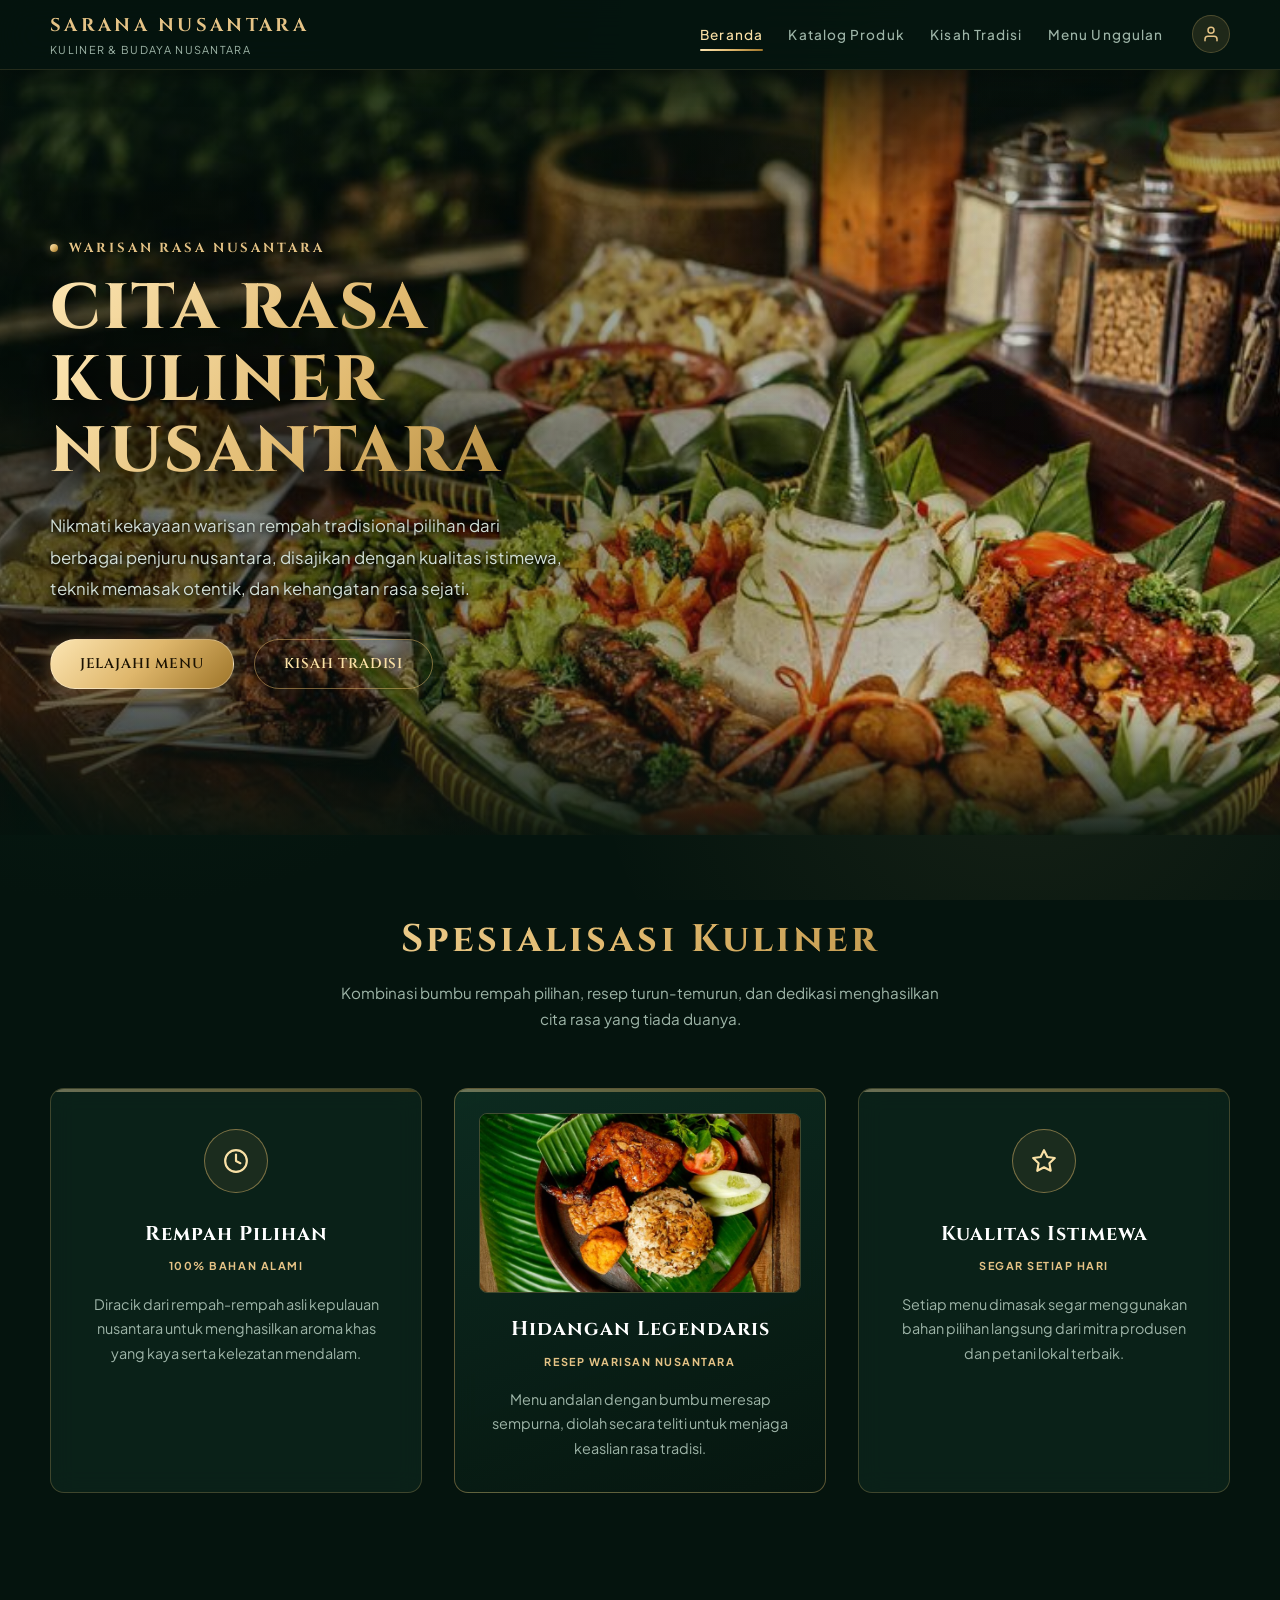
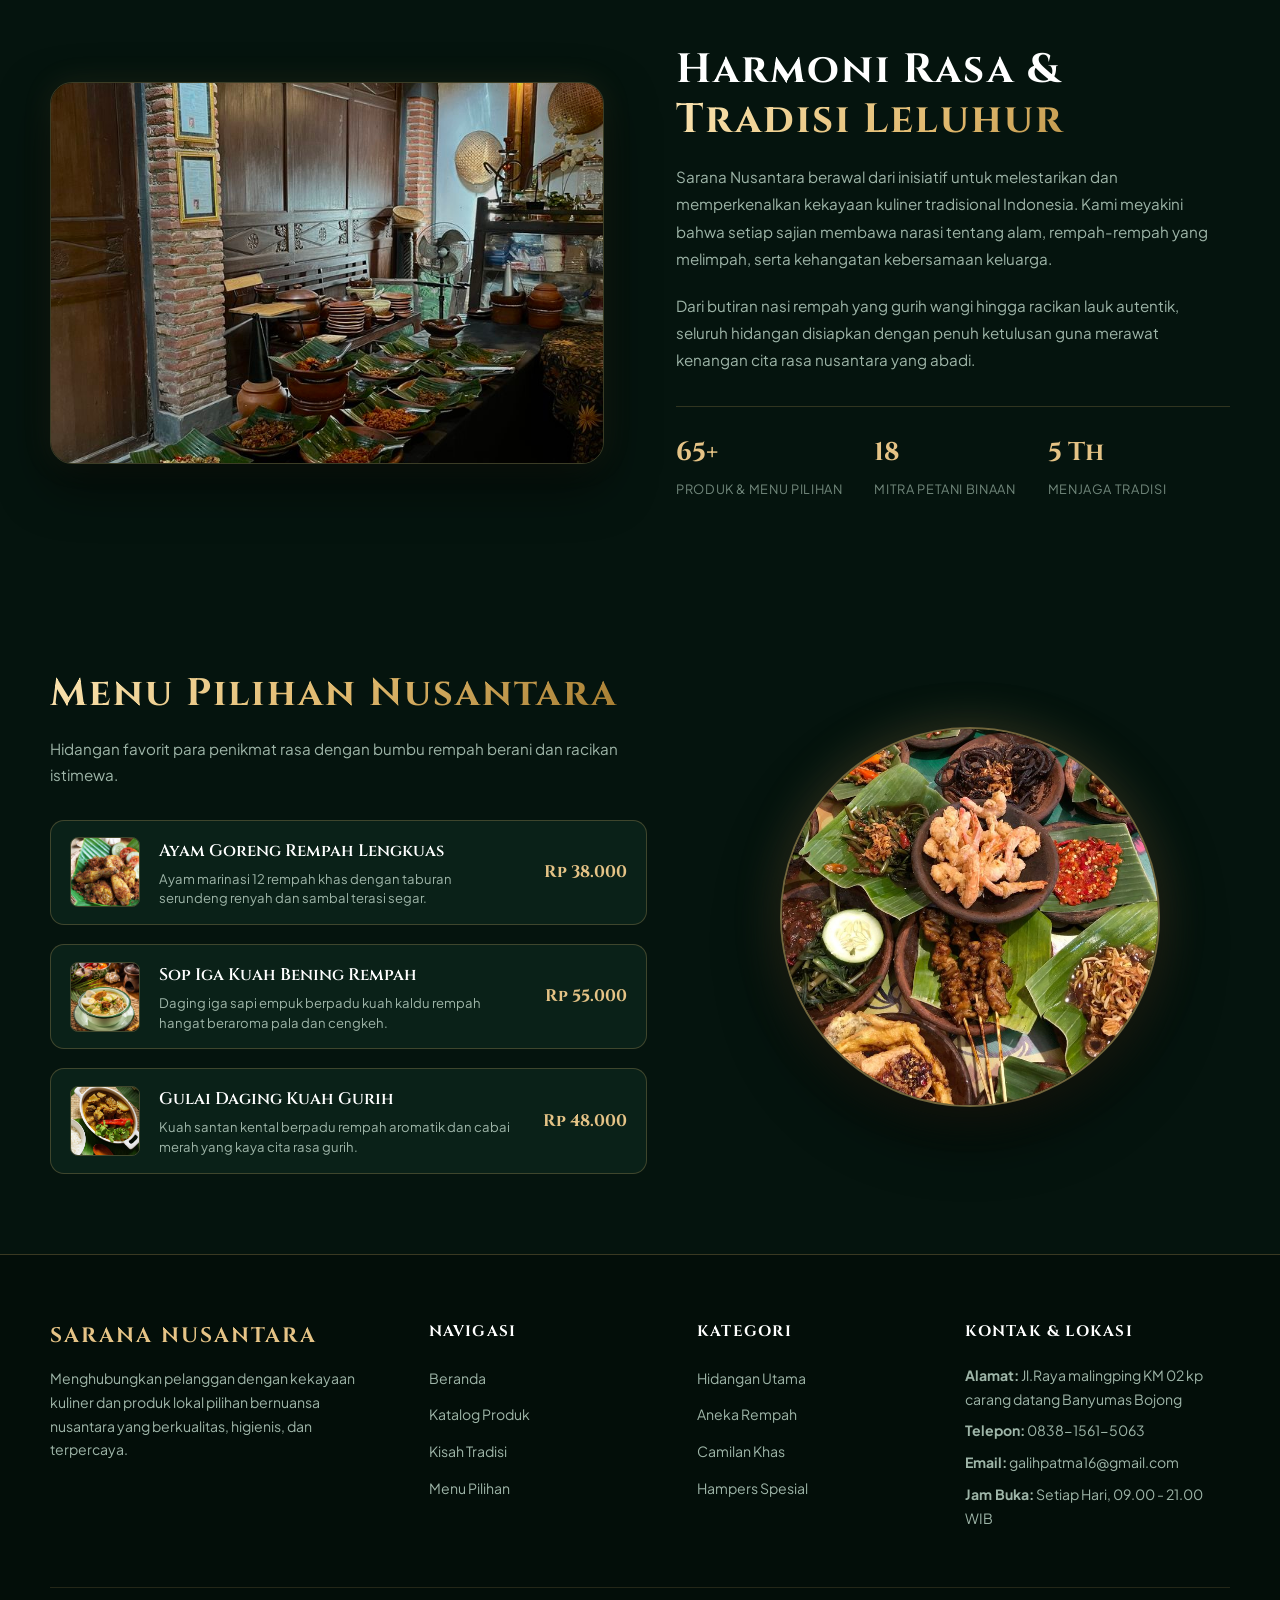
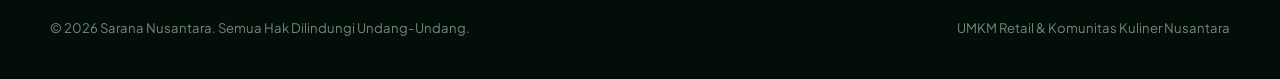
<file: index.html>
<!DOCTYPE html>
<html lang="id">
<head>
  <meta charset="UTF-8">
  <meta name="viewport" content="width=device-width, initial-scale=1.0">
  <title>Sarana Nusantara | Cita Rasa Kuliner Nusantara</title>
  <meta name="description" content="Sarana Nusantara - Menghadirkan sajian kuliner autentik nusantara dengan racikan bumbu rempah pilihan, cita rasa khas tanah air, dan dedikasi rasa istimewa.">
  <link rel="preconnect" href="https://fonts.googleapis.com">
  <link rel="preconnect" href="https://fonts.gstatic.com" crossorigin>
  <link href="https://fonts.googleapis.com/css2?family=Cinzel:wght@500;600;700;800;900&family=Playfair+Display:ital,wght@0,500;0,600;0,700;1,400&family=Plus+Jakarta+Sans:wght@300;400;500;600;700&display=swap" rel="stylesheet">
  <link rel="stylesheet" href="style.css">
</head>
<body>

  <!-- SITE HEADER / NAVBAR -->
  <header class="site-header">
    <div class="container">
      <div class="topbar">
        <!-- Brand Title -->
        <a class="brand-text" href="index.html">
          <span class="brand-title">Sarana Nusantara</span>
          <span class="brand-sub">Kuliner & Budaya Nusantara</span>
        </a>

        <!-- Right Navigation & Profile Button -->
        <div class="nav-wrapper">
          <nav class="site-nav" aria-label="Navigasi Utama">
            <a class="active" href="index.html">Beranda</a>
            <a href="produk.html">Katalog Produk</a>
            <a href="#cerita">Kisah Tradisi</a>
            <a href="#menu">Menu Unggulan</a>
          </nav>

          <a class="profile-btn" href="produk.html" title="Lihat Menu / Profil">
            <svg width="18" height="18" viewBox="0 0 24 24" fill="none" stroke="currentColor" stroke-width="2" stroke-linecap="round" stroke-linejoin="round">
              <path d="M20 21v-2a4 4 0 0 0-4-4H8a4 4 0 0 0-4 4v2"></path>
              <circle cx="12" cy="7" r="4"></circle>
            </svg>
          </a>
        </div>
      </div>
    </div>
  </header>

  <main>
    <!-- HERO SECTION (FULL-WIDTH BANNER WITH OVERLAID CONTENT) -->
    <section class="hero hero-banner">
      <div class="hero-banner-bg">
        <img src="hero.jpg" alt="Cita Rasa Kuliner Nusantara" class="hero-banner-img">
        <div class="hero-banner-overlay"></div>
      </div>

      <div class="container hero-banner-content">
        <div class="hero-copy">
          <span class="hero-tag">Warisan Rasa Nusantara</span>
          <h1 class="hero-title">
            Cita Rasa
            <span>Kuliner Nusantara</span>
          </h1>
          <p class="hero-desc">
            Nikmati kekayaan warisan rempah tradisional pilihan dari berbagai penjuru nusantara, 
            disajikan dengan kualitas istimewa, teknik memasak otentik, dan kehangatan rasa sejati.
          </p>
          <div class="hero-actions">
            <a class="btn btn-gold" href="produk.html">Jelajahi Menu</a>
            <a class="btn btn-outline-gold" href="#cerita">Kisah Tradisi</a>
          </div>
        </div>
      </div>
    </section>

    <!-- TRIO FEATURE CARDS SECTION -->
    <section class="section-cards" id="spesialisasi">
      <div class="container">
        <div class="section-heading-center">
          <h2 class="section-title-gold">Spesialisasi Kuliner</h2>
          <p class="section-subtitle">
            Kombinasi bumbu rempah pilihan, resep turun-temurun, dan dedikasi menghasilkan cita rasa yang tiada duanya.
          </p>
        </div>

        <div class="trio-grid">
          <!-- Card 1 -->
          <article class="trio-card">
            <div class="card-icon-circle">
              <svg width="26" height="26" viewBox="0 0 24 24" fill="none" stroke="currentColor" stroke-width="2" stroke-linecap="round" stroke-linejoin="round">
                <path d="M12 2a10 10 0 0 1 10 10 10 10 0 0 1-10 10A10 10 0 0 1 2 12 10 10 0 0 1 12 2z"></path>
                <path d="M12 6v6l4 2"></path>
              </svg>
            </div>
            <h3 class="card-title">Rempah Pilihan</h3>
            <span class="card-badge">100% Bahan Alami</span>
            <p class="card-desc">
              Diracik dari rempah-rempah asli kepulauan nusantara untuk menghasilkan aroma khas yang kaya serta kelezatan mendalam.
            </p>
          </article>

          <!-- Card 2 (Center Featured Card with Image) -->
          <article class="trio-card center-featured">
            <div class="center-dish-img">
              <img src="card-food.jpg" alt="Hidangan Utama Khas Nusantara">
            </div>
            <h3 class="card-title">Hidangan Legendaris</h3>
            <span class="card-badge">Resep Warisan Nusantara</span>
            <p class="card-desc">
              Menu andalan dengan bumbu meresap sempurna, diolah secara teliti untuk menjaga keaslian rasa tradisi.
            </p>
          </article>

          <!-- Card 3 -->
          <article class="trio-card">
            <div class="card-icon-circle">
              <svg width="26" height="26" viewBox="0 0 24 24" fill="none" stroke="currentColor" stroke-width="2" stroke-linecap="round" stroke-linejoin="round">
                <polygon points="12 2 15.09 8.26 22 9.27 17 14.14 18.18 21.02 12 17.77 5.82 21.02 7 14.14 2 9.27 8.91 8.26 12 2"></polygon>
              </svg>
            </div>
            <h3 class="card-title">Kualitas Istimewa</h3>
            <span class="card-badge">Segar Setiap Hari</span>
            <p class="card-desc">
              Setiap menu dimasak segar menggunakan bahan pilihan langsung dari mitra produsen dan petani lokal terbaik.
            </p>
          </article>
        </div>
      </div>
    </section>

    <!-- STORY / HERITAGE SECTION (Rice Dish Left, Text Right) -->
    <section class="section-story" id="cerita">
      <div class="container">
        <div class="story-grid">
          <div class="story-media">
            <div class="story-media-frame">
              <img src="rice-dish.jpg" alt="Sajian Nasi Rempah Tradisional">
              <div class="story-corner-ornament ornament-tl"></div>
              <div class="story-corner-ornament ornament-br"></div>
            </div>
          </div>

          <div class="story-content">
            <h2>
              Harmoni Rasa &amp;
              <span>Tradisi Leluhur</span>
            </h2>
            <p>
              Sarana Nusantara berawal dari inisiatif untuk melestarikan dan memperkenalkan kekayaan 
              kuliner tradisional Indonesia. Kami meyakini bahwa setiap sajian membawa narasi tentang 
              alam, rempah-rempah yang melimpah, serta kehangatan kebersamaan keluarga.
            </p>
            <p>
              Dari butiran nasi rempah yang gurih wangi hingga racikan lauk autentik, seluruh hidangan 
              disiapkan dengan penuh ketulusan guna merawat kenangan cita rasa nusantara yang abadi.
            </p>

            <div class="story-stats">
              <div class="stat-item">
                <strong>65+</strong>
                <span>Produk &amp; Menu Pilihan</span>
              </div>
              <div class="stat-item">
                <strong>18</strong>
                <span>Mitra Petani Binaan</span>
              </div>
              <div class="stat-item">
                <strong>5 Th</strong>
                <span>Menjaga Tradisi</span>
              </div>
            </div>
          </div>
        </div>
      </div>
    </section>

    <!-- SIGNATURE MENU SECTION (List Left, Pan Image Right) -->
    <section class="section-menu" id="menu">
      <div class="container">
        <div class="menu-grid">
          <!-- Left: Menu List -->
          <div>
            <div class="menu-header-block">
              <h2>Menu Pilihan Nusantara</h2>
              <p>Hidangan favorit para penikmat rasa dengan bumbu rempah berani dan racikan istimewa.</p>
            </div>

            <div class="menu-list">
              <!-- Menu Item 1 -->
              <article class="menu-item-card">
                <div class="menu-item-thumb">
                  <img src="thumb-1.jpg" alt="Ayam Goreng Rempah Lengkuas">
                </div>
                <div class="menu-item-info">
                  <h4>Ayam Goreng Rempah Lengkuas</h4>
                  <p>Ayam marinasi 12 rempah khas dengan taburan serundeng renyah dan sambal terasi segar.</p>
                </div>
                <span class="menu-item-price">Rp 38.000</span>
              </article>

              <!-- Menu Item 2 -->
              <article class="menu-item-card">
                <div class="menu-item-thumb">
                  <img src="thumb-2.jpg" alt="Sop Iga Kuah Bening Rempah">
                </div>
                <div class="menu-item-info">
                  <h4>Sop Iga Kuah Bening Rempah</h4>
                  <p>Daging iga sapi empuk berpadu kuah kaldu rempah hangat beraroma pala dan cengkeh.</p>
                </div>
                <span class="menu-item-price">Rp 55.000</span>
              </article>

              <!-- Menu Item 3 -->
              <article class="menu-item-card">
                <div class="menu-item-thumb">
                  <img src="thumb-3.jpg" alt="Gulai Daging Kuah Santan Kental">
                </div>
                <div class="menu-item-info">
                  <h4>Gulai Daging Kuah Gurih</h4>
                  <p>Kuah santan kental berpadu rempah aromatik dan cabai merah yang kaya cita rasa gurih.</p>
                </div>
                <span class="menu-item-price">Rp 48.000</span>
              </article>
            </div>
          </div>

          <!-- Right: Circular Curry Pan Frame -->
          <div class="menu-pan-visual">
            <div class="hero-glow"></div>
            <div class="menu-pan-frame">
              <img src="curry-dish.jpg" alt="Gulai Kari Kaya Rempah Khas Nusantara">
            </div>
          </div>
        </div>
      </div>
    </section>
  </main>

  <!-- FOOTER -->
  <footer class="site-footer">
    <div class="container">
      <div class="footer-grid">
        <div class="footer-brand">
          <h3>Sarana Nusantara</h3>
          <p>
            Menghubungkan pelanggan dengan kekayaan kuliner dan produk lokal pilihan bernuansa nusantara yang berkualitas, higienis, dan terpercaya.
          </p>
        </div>

        <div class="footer-col">
          <h4>Navigasi</h4>
          <ul>
            <li><a href="index.html">Beranda</a></li>
            <li><a href="produk.html">Katalog Produk</a></li>
            <li><a href="#cerita">Kisah Tradisi</a></li>
            <li><a href="#menu">Menu Pilihan</a></li>
          </ul>
        </div>

        <div class="footer-col">
          <h4>Kategori</h4>
          <ul>
            <li><a href="produk.html">Hidangan Utama</a></li>
            <li><a href="produk.html">Aneka Rempah</a></li>
            <li><a href="produk.html">Camilan Khas</a></li>
            <li><a href="produk.html">Hampers Spesial</a></li>
          </ul>
        </div>

        <div class="footer-col footer-contact">
          <h4>Kontak &amp; Lokasi</h4>
          <p><strong>Alamat:</strong> Jl.Raya malingping KM 02 kp carang datang Banyumas Bojong</p>
          <p><strong>Telepon:</strong> 0838-1561-5063</p>
          <p><strong>Email:</strong> galihpatma16@gmail.com</p>
          <p><strong>Jam Buka:</strong> Setiap Hari, 09.00 - 21.00 WIB</p>
        </div>
      </div>

      <div class="footer-bottom">
        <p>&copy; 2026 Sarana Nusantara. Semua Hak Dilindungi Undang-Undang.</p>
        <p>UMKM Retail &amp; Komunitas Kuliner Nusantara</p>
      </div>
    </div>
  </footer>

</body>
</html>
</file>
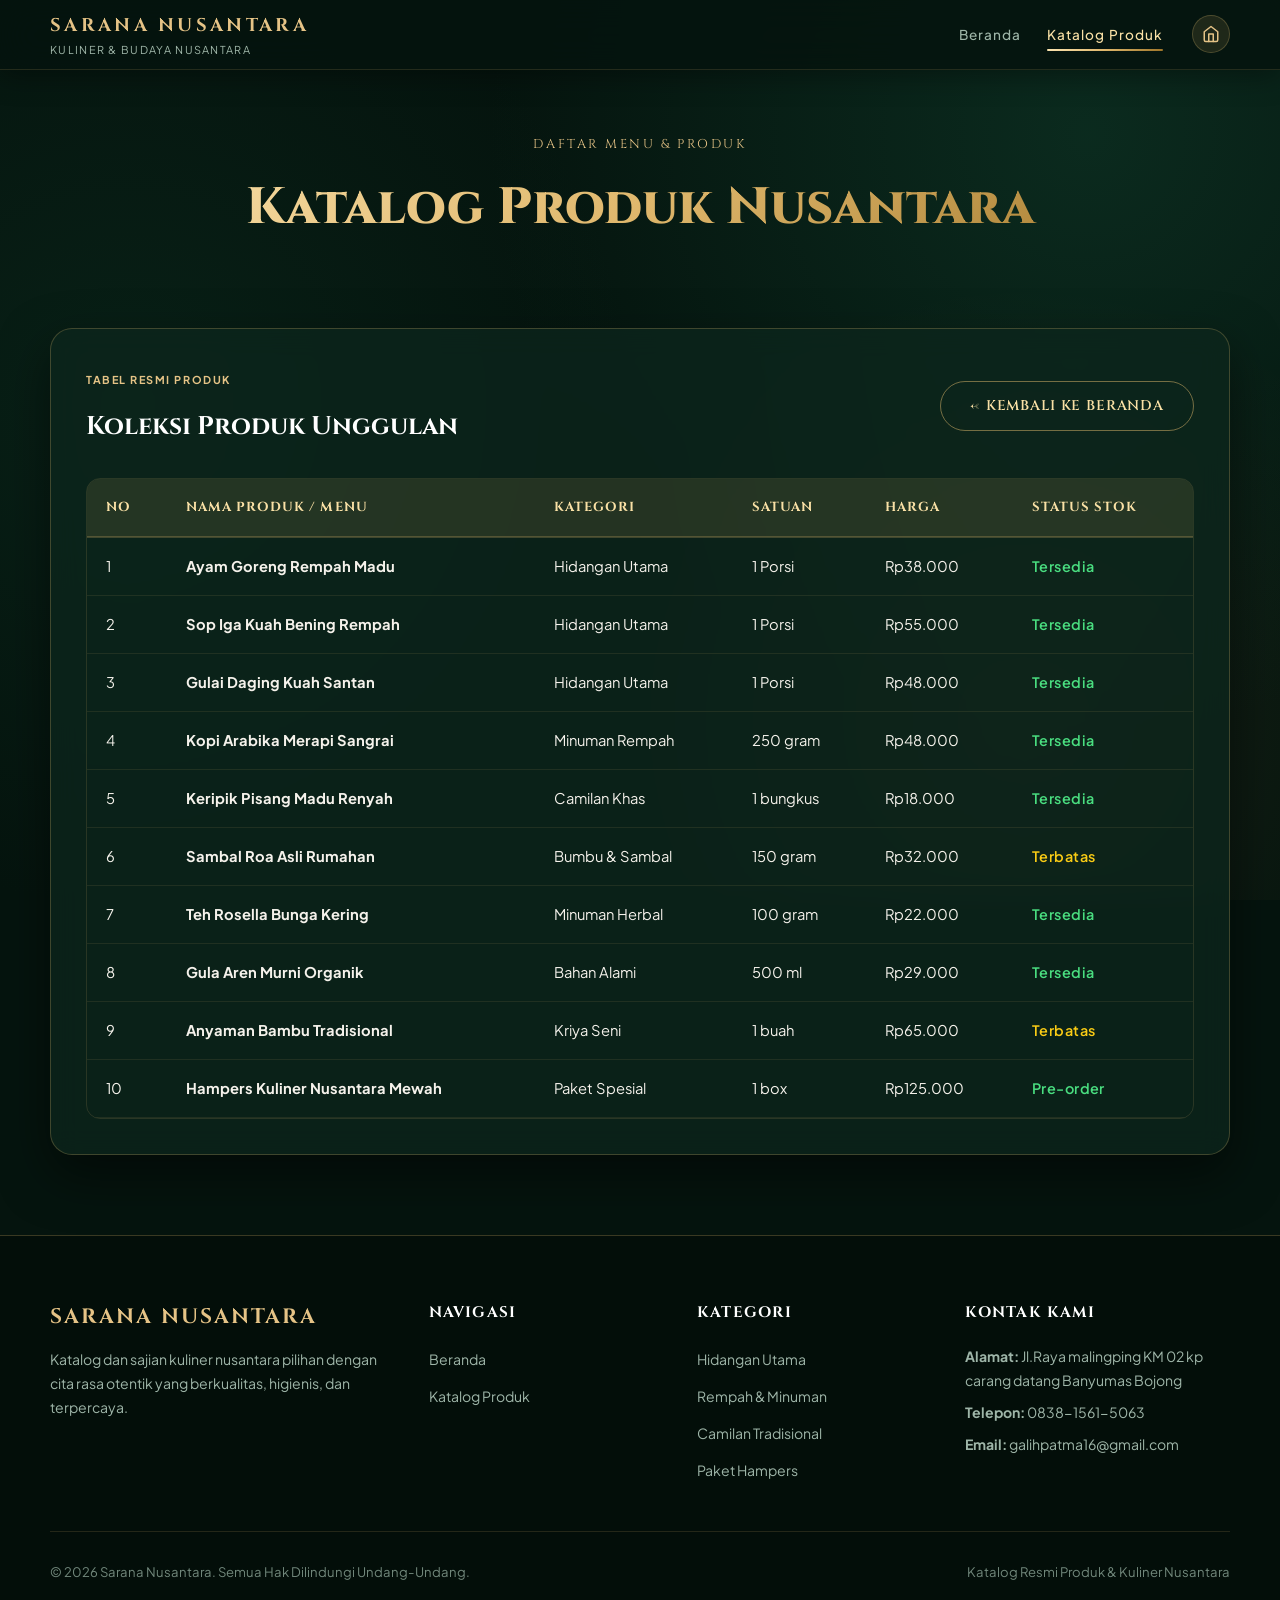
<file: produk.html>
<!DOCTYPE html>
<html lang="id">

<head>
  <meta charset="UTF-8">
  <meta name="viewport" content="width=device-width, initial-scale=1.0">
  <title>Sarana Nusantara | Katalog Produk</title>
  <meta name="description"
    content="Katalog produk dan menu pilihan Sarana Nusantara dalam tampilan rapi, elegan, dan profesional.">
  <link rel="preconnect" href="https://fonts.googleapis.com">
  <link rel="preconnect" href="https://fonts.gstatic.com" crossorigin>
  <link
    href="https://fonts.googleapis.com/css2?family=Cinzel:wght@500;600;700;800;900&family=Playfair+Display:ital,wght@0,500;0,600;0,700;1,400&family=Plus+Jakarta+Sans:wght@300;400;500;600;700&display=swap"
    rel="stylesheet">
  <link rel="stylesheet" href="style.css">
</head>

<body>

  <!-- SITE HEADER / NAVBAR -->
  <header class="site-header">
    <div class="container">
      <div class="topbar">
        <a class="brand-text" href="index.html">
          <span class="brand-title">Sarana Nusantara</span>
          <span class="brand-sub">Kuliner & Budaya Nusantara</span>
        </a>

        <div class="nav-wrapper">
          <nav class="site-nav" aria-label="Navigasi Utama">
            <a href="index.html">Beranda</a>
            <a class="active" href="produk.html">Katalog Produk</a>
          </nav>

          <a class="profile-btn" href="index.html" title="Kembali ke Beranda">
            <svg width="18" height="18" viewBox="0 0 24 24" fill="none" stroke="currentColor" stroke-width="2"
              stroke-linecap="round" stroke-linejoin="round">
              <path d="M3 9l9-7 9 7v11a2 2 0 0 1-2 2H5a2 2 0 0 1-2-2z"></path>
              <polyline points="9 22 9 12 15 12 15 22"></polyline>
            </svg>
          </a>
        </div>
      </div>
    </div>
  </header>

  <main>
    <section class="page-banner">
      <div class="container">
        <span class="eyebrow">Daftar Menu &amp; Produk</span>
        <h1>Katalog Produk Nusantara</h1>

      </div>
    </section>

    <section class="section">
      <div class="container">
        <article class="table-card">
          <div class="table-header">
            <div>
              <span class="card-badge">Tabel Resmi Produk</span>
              <h2>Koleksi Produk Unggulan</h2>
            </div>
            <a class="btn btn-outline-gold" href="index.html">&larr; Kembali ke Beranda</a>
          </div>

          <div class="table-wrapper">
            <table>
              <thead>
                <tr>
                  <th>No</th>
                  <th>Nama Produk / Menu</th>
                  <th>Kategori</th>
                  <th>Satuan</th>
                  <th>Harga</th>
                  <th>Status Stok</th>
                </tr>
              </thead>
              <tbody>
                <tr>
                  <td>1</td>
                  <td><strong>Ayam Goreng Rempah Madu</strong></td>
                  <td>Hidangan Utama</td>
                  <td>1 Porsi</td>
                  <td>Rp38.000</td>
                  <td><span class="badge badge-success">Tersedia</span></td>
                </tr>
                <tr>
                  <td>2</td>
                  <td><strong>Sop Iga Kuah Bening Rempah</strong></td>
                  <td>Hidangan Utama</td>
                  <td>1 Porsi</td>
                  <td>Rp55.000</td>
                  <td><span class="badge badge-success">Tersedia</span></td>
                </tr>
                <tr>
                  <td>3</td>
                  <td><strong>Gulai Daging Kuah Santan</strong></td>
                  <td>Hidangan Utama</td>
                  <td>1 Porsi</td>
                  <td>Rp48.000</td>
                  <td><span class="badge badge-success">Tersedia</span></td>
                </tr>
                <tr>
                  <td>4</td>
                  <td><strong>Kopi Arabika Merapi Sangrai</strong></td>
                  <td>Minuman Rempah</td>
                  <td>250 gram</td>
                  <td>Rp48.000</td>
                  <td><span class="badge badge-success">Tersedia</span></td>
                </tr>
                <tr>
                  <td>5</td>
                  <td><strong>Keripik Pisang Madu Renyah</strong></td>
                  <td>Camilan Khas</td>
                  <td>1 bungkus</td>
                  <td>Rp18.000</td>
                  <td><span class="badge badge-success">Tersedia</span></td>
                </tr>
                <tr>
                  <td>6</td>
                  <td><strong>Sambal Roa Asli Rumahan</strong></td>
                  <td>Bumbu &amp; Sambal</td>
                  <td>150 gram</td>
                  <td>Rp32.000</td>
                  <td><span class="badge badge-warning">Terbatas</span></td>
                </tr>
                <tr>
                  <td>7</td>
                  <td><strong>Teh Rosella Bunga Kering</strong></td>
                  <td>Minuman Herbal</td>
                  <td>100 gram</td>
                  <td>Rp22.000</td>
                  <td><span class="badge badge-success">Tersedia</span></td>
                </tr>
                <tr>
                  <td>8</td>
                  <td><strong>Gula Aren Murni Organik</strong></td>
                  <td>Bahan Alami</td>
                  <td>500 ml</td>
                  <td>Rp29.000</td>
                  <td><span class="badge badge-success">Tersedia</span></td>
                </tr>
                <tr>
                  <td>9</td>
                  <td><strong>Anyaman Bambu Tradisional</strong></td>
                  <td>Kriya Seni</td>
                  <td>1 buah</td>
                  <td>Rp65.000</td>
                  <td><span class="badge badge-warning">Terbatas</span></td>
                </tr>
                <tr>
                  <td>10</td>
                  <td><strong>Hampers Kuliner Nusantara Mewah</strong></td>
                  <td>Paket Spesial</td>
                  <td>1 box</td>
                  <td>Rp125.000</td>
                  <td><span class="badge badge-success">Pre-order</span></td>
                </tr>
              </tbody>
            </table>
          </div>
        </article>
      </div>
    </section>
  </main>

  <!-- FOOTER -->
  <footer class="site-footer">
    <div class="container">
      <div class="footer-grid">
        <div class="footer-brand">
          <h3>Sarana Nusantara</h3>
          <p>
            Katalog dan sajian kuliner nusantara pilihan dengan cita rasa otentik yang berkualitas, higienis, dan
            terpercaya.
          </p>
        </div>

        <div class="footer-col">
          <h4>Navigasi</h4>
          <ul>
            <li><a href="index.html">Beranda</a></li>
            <li><a href="produk.html">Katalog Produk</a></li>
          </ul>
        </div>

        <div class="footer-col">
          <h4>Kategori</h4>
          <ul>
            <li><a href="produk.html">Hidangan Utama</a></li>
            <li><a href="produk.html">Rempah &amp; Minuman</a></li>
            <li><a href="produk.html">Camilan Tradisional</a></li>
            <li><a href="produk.html">Paket Hampers</a></li>
          </ul>
        </div>

        <div class="footer-col footer-contact">
          <h4>Kontak Kami</h4>
          <p><strong>Alamat:</strong> Jl.Raya malingping KM 02 kp carang datang Banyumas Bojong</p>
          <p><strong>Telepon:</strong> 0838-1561-5063</p>
          <p><strong>Email:</strong> galihpatma16@gmail.com</p>
        </div>
      </div>

      <div class="footer-bottom">
        <p>&copy; 2026 Sarana Nusantara. Semua Hak Dilindungi Undang-Undang.</p>
        <p>Katalog Resmi Produk &amp; Kuliner Nusantara</p>
      </div>
    </div>
  </footer>

</body>

</html>
</file>
<file: style.css>
/* ==========================================================================
   SARANA NUSANTARA - LUXURY EMERALD & GOLD THEME
   Inspired by Royal Indonesian Heritage Culinary Experience
   ========================================================================== */

@import url('https://fonts.googleapis.com/css2?family=Cinzel:wght@500;600;700;800;900&family=Playfair+Display:ital,wght@0,500;0,600;0,700;1,400&family=Plus+Jakarta+Sans:wght@300;400;500;600;700&display=swap');

:root {
  --bg-deep: #05140e;
  --bg-primary: #071c14;
  --bg-surface: #0a261b;
  --bg-surface-elevated: #0f3426;
  --bg-card: rgba(12, 38, 28, 0.75);
  --bg-card-hover: rgba(16, 48, 35, 0.9);

  /* Gold & Warm Accents */
  --gold-light: #fae1a6;
  --gold-primary: #dfb76c;
  --gold-dark: #b88a38;
  --gold-gradient: linear-gradient(135deg, #fce5b2 0%, #dfb76c 50%, #9e7529 100%);
  --gold-gradient-hover: linear-gradient(135deg, #fff0cb 0%, #ebd08d 50%, #ba8e3a 100%);
  --gold-border: rgba(223, 183, 108, 0.25);
  --gold-border-strong: rgba(223, 183, 108, 0.5);
  --gold-glow: 0 0 30px rgba(223, 183, 108, 0.22);

  /* Typography Colors */
  --text-main: #f5f2eb;
  --text-muted: #9eb5a8;
  --text-dim: #71877b;
  --text-gold: #e5c386;

  /* Typography Fonts */
  --font-serif: 'Cinzel', 'Playfair Display', Georgia, serif;
  --font-body: 'Plus Jakarta Sans', system-ui, -apple-system, sans-serif;

  /* Layout */
  --container-max: 1180px;
  --radius-sm: 8px;
  --radius-md: 14px;
  --radius-lg: 22px;
  --radius-full: 9999px;
  --transition: all 0.3s cubic-bezier(0.25, 0.8, 0.25, 1);
}

* {
  box-sizing: border-box;
  margin: 0;
  padding: 0;
}

html {
  scroll-behavior: smooth;
}

body {
  font-family: var(--font-body);
  background-color: var(--bg-deep);
  background-image: 
    radial-gradient(circle at 85% 15%, rgba(18, 70, 50, 0.45) 0%, transparent 45%),
    radial-gradient(circle at 10% 45%, rgba(14, 55, 38, 0.35) 0%, transparent 40%),
    radial-gradient(circle at 80% 80%, rgba(223, 183, 108, 0.08) 0%, transparent 35%);
  background-attachment: fixed;
  color: var(--text-main);
  line-height: 1.7;
  overflow-x: hidden;
}

img {
  display: block;
  max-width: 100%;
  height: auto;
}

a {
  color: inherit;
  text-decoration: none;
  transition: var(--transition);
}

ul {
  list-style: none;
}

.container {
  width: min(100% - 2.5rem, var(--container-max));
  margin-inline: auto;
}

/* ==========================================================================
   NAVIGATION / HEADER
   ========================================================================== */

.site-header {
  position: sticky;
  top: 0;
  z-index: 100;
  background: rgba(5, 20, 14, 0.88);
  backdrop-filter: blur(18px);
  -webkit-backdrop-filter: blur(18px);
  border-bottom: 1px solid rgba(223, 183, 108, 0.15);
  box-shadow: 0 4px 30px rgba(0, 0, 0, 0.4);
}

.topbar {
  display: flex;
  align-items: center;
  justify-content: space-between;
  padding: 0.6rem 0;
  position: relative;
}

.brand-text {
  display: flex;
  flex-direction: column;
}

.brand-title {
  font-family: var(--font-serif);
  font-size: 1.15rem;
  font-weight: 700;
  letter-spacing: 0.18em;
  color: var(--text-gold);
  text-transform: uppercase;
}

.brand-sub {
  font-size: 0.68rem;
  letter-spacing: 0.12em;
  color: var(--text-muted);
  text-transform: uppercase;
}

/* Centered Golden Crest / Logo Badge */
.header-badge {
  position: absolute;
  left: 50%;
  top: 0;
  transform: translateX(-50%);
  background: var(--gold-gradient);
  color: #1a1202;
  padding: 0.5rem 1.4rem 0.6rem;
  border-bottom-left-radius: 12px;
  border-bottom-right-radius: 12px;
  box-shadow: 0 6px 20px rgba(0, 0, 0, 0.5), 0 0 15px rgba(223, 183, 108, 0.35);
  display: flex;
  flex-direction: column;
  align-items: center;
  gap: 2px;
  z-index: 10;
  border: 1px solid rgba(255, 255, 255, 0.4);
  border-top: none;
  transition: var(--transition);
}

.header-badge:hover {
  transform: translateX(-50%) translateY(2px);
  box-shadow: 0 8px 25px rgba(223, 183, 108, 0.5);
}

.header-badge svg {
  width: 24px;
  height: 24px;
  fill: #241603;
}

.header-badge span {
  font-family: var(--font-serif);
  font-size: 0.65rem;
  font-weight: 800;
  letter-spacing: 0.15em;
  text-transform: uppercase;
  color: #1a1102;
}

/* Nav Links & Action */
.nav-wrapper {
  display: flex;
  align-items: center;
  gap: 1.8rem;
}

.site-nav {
  display: flex;
  align-items: center;
  gap: 1.6rem;
}

.site-nav a {
  font-size: 0.85rem;
  font-weight: 500;
  letter-spacing: 0.08em;
  color: var(--text-muted);
  position: relative;
  padding: 0.3rem 0;
}

.site-nav a:hover,
.site-nav a.active {
  color: var(--gold-light);
}

.site-nav a.active::after,
.site-nav a:hover::after {
  content: '';
  position: absolute;
  bottom: 0;
  left: 0;
  width: 100%;
  height: 2px;
  background: var(--gold-gradient);
  border-radius: 2px;
}

.profile-btn {
  display: flex;
  align-items: center;
  justify-content: center;
  width: 38px;
  height: 38px;
  border-radius: 50%;
  background: rgba(223, 183, 108, 0.12);
  border: 1px solid var(--gold-border);
  color: var(--text-gold);
  cursor: pointer;
  transition: var(--transition);
}

.profile-btn:hover {
  background: var(--gold-gradient);
  color: #161002;
  box-shadow: var(--gold-glow);
  transform: scale(1.05);
}

/* ==========================================================================
   BUTTONS & ACCENTS
   ========================================================================== */

.btn {
  display: inline-flex;
  align-items: center;
  justify-content: center;
  gap: 0.6rem;
  padding: 0.75rem 1.8rem;
  font-size: 0.88rem;
  font-weight: 600;
  letter-spacing: 0.06em;
  border-radius: var(--radius-full);
  cursor: pointer;
  transition: var(--transition);
  border: none;
  text-transform: uppercase;
  font-family: var(--font-serif);
}

.btn-gold {
  background: var(--gold-gradient);
  color: #1b1202;
  box-shadow: 0 4px 18px rgba(223, 183, 108, 0.3);
  border: 1px solid rgba(255, 255, 255, 0.3);
}

.btn-gold:hover {
  background: var(--gold-gradient-hover);
  box-shadow: 0 6px 25px rgba(223, 183, 108, 0.5);
  transform: translateY(-2px);
}

.btn-outline-gold {
  background: transparent;
  color: var(--gold-light);
  border: 1px solid var(--gold-border-strong);
}

.btn-outline-gold:hover {
  background: rgba(223, 183, 108, 0.12);
  color: #fff;
  border-color: var(--gold-light);
}

/* ==========================================================================
   HERO SECTION (FULL-WIDTH PANORAMIC BANNER WITH OVERLAID TEXT)
   ========================================================================== */

.hero-banner {
  position: relative;
  min-height: 85vh;
  display: flex;
  align-items: center;
  overflow: hidden;
  padding: 6rem 0 5rem;
  background-color: var(--bg-deep);
}

.hero-banner-bg {
  position: absolute;
  inset: 0;
  width: 100%;
  height: 100%;
  z-index: 1;
}

.hero-banner-img {
  width: 100%;
  height: 100%;
  object-fit: cover;
  object-position: center center;
  transform: scale(1.01);
  transition: transform 1.2s ease-out;
}

.hero-banner:hover .hero-banner-img {
  transform: scale(1.03);
}

.hero-banner-overlay {
  position: absolute;
  inset: 0;
  background: 
    linear-gradient(
      90deg, 
      rgba(5, 20, 14, 0.55) 0%, 
      rgba(5, 20, 14, 0.35) 45%, 
      rgba(5, 20, 14, 0.1) 75%,
      rgba(5, 20, 14, 0.02) 100%
    ),
    linear-gradient(
      0deg,
      rgba(5, 20, 14, 0.9) 0%,
      rgba(5, 20, 14, 0.1) 18%,
      rgba(5, 20, 14, 0.1) 82%,
      rgba(5, 20, 14, 0.75) 100%
    );
  pointer-events: none;
}

.hero-banner-content {
  position: relative;
  z-index: 3;
}

.hero-banner-content .hero-copy {
  max-width: 580px;
  animation: heroFadeIn 0.8s ease-out;
}

@keyframes heroFadeIn {
  from {
    opacity: 0;
    transform: translateY(20px);
  }
  to {
    opacity: 1;
    transform: translateY(0);
  }
}

.hero-tag {
  display: inline-block;
  font-family: var(--font-serif);
  font-size: 0.82rem;
  font-weight: 700;
  letter-spacing: 0.22em;
  color: var(--text-gold);
  text-transform: uppercase;
  margin-bottom: 0.9rem;
  position: relative;
  padding-left: 1.2rem;
}

.hero-tag::before {
  content: '';
  position: absolute;
  left: 0;
  top: 50%;
  width: 8px;
  height: 8px;
  border-radius: 50%;
  background: var(--gold-gradient);
  transform: translateY(-50%);
  box-shadow: 0 0 10px rgba(223, 183, 108, 0.6);
}

.hero-title {
  font-family: var(--font-serif);
  font-size: clamp(2.5rem, 5vw, 4.2rem);
  font-weight: 800;
  line-height: 1.12;
  letter-spacing: 0.04em;
  margin-bottom: 1.35rem;
  text-transform: uppercase;
  background: var(--gold-gradient);
  -webkit-background-clip: text;
  -webkit-text-fill-color: transparent;
  filter: drop-shadow(0 4px 18px rgba(0, 0, 0, 0.8));
}

.hero-title span {
  display: block;
  background: var(--gold-gradient);
  -webkit-background-clip: text;
  -webkit-text-fill-color: transparent;
  filter: drop-shadow(0 4px 18px rgba(0, 0, 0, 0.8));
}

.hero-desc {
  font-size: 1.05rem;
  color: #d1ded6;
  line-height: 1.85;
  margin-bottom: 2.2rem;
  max-width: 520px;
  text-shadow: 0 2px 12px rgba(0, 0, 0, 0.9), 0 1px 4px rgba(0, 0, 0, 0.9);
}

.hero-actions {
  display: flex;
  align-items: center;
  gap: 1.3rem;
  flex-wrap: wrap;
}

/* ==========================================================================
   TRIO FEATURE CARDS SECTION
   ========================================================================== */

.section-cards {
  padding: 4.5rem 0;
  position: relative;
}

.section-heading-center {
  text-align: center;
  margin-bottom: 3.5rem;
}

.section-title-gold {
  font-family: var(--font-serif);
  font-size: clamp(1.8rem, 3vw, 2.5rem);
  font-weight: 700;
  letter-spacing: 0.08em;
  background: var(--gold-gradient);
  -webkit-background-clip: text;
  -webkit-text-fill-color: transparent;
  margin-bottom: 0.5rem;
}

.section-subtitle {
  font-size: 0.95rem;
  color: var(--text-muted);
  max-width: 600px;
  margin-inline: auto;
}

.trio-grid {
  display: grid;
  grid-template-columns: repeat(3, 1fr);
  gap: 2rem;
  align-items: stretch;
}

.trio-card {
  background: var(--bg-card);
  border: 1px solid var(--gold-border);
  border-radius: var(--radius-md);
  padding: 2.5rem 2rem;
  display: flex;
  flex-direction: column;
  align-items: center;
  text-align: center;
  backdrop-filter: blur(12px);
  -webkit-backdrop-filter: blur(12px);
  transition: var(--transition);
  position: relative;
  overflow: hidden;
}

.trio-card::before {
  content: '';
  position: absolute;
  top: 0;
  left: 0;
  width: 100%;
  height: 3px;
  background: var(--gold-gradient);
  opacity: 0.4;
  transition: var(--transition);
}

.trio-card:hover {
  background: var(--bg-card-hover);
  border-color: var(--gold-border-strong);
  transform: translateY(-8px);
  box-shadow: 0 16px 35px rgba(0, 0, 0, 0.5), var(--gold-glow);
}

.trio-card:hover::before {
  opacity: 1;
}

.card-icon-circle {
  width: 64px;
  height: 64px;
  border-radius: 50%;
  border: 1.5px solid var(--gold-border-strong);
  background: rgba(223, 183, 108, 0.08);
  display: grid;
  place-items: center;
  margin-bottom: 1.5rem;
  color: var(--gold-light);
  transition: var(--transition);
}

.trio-card:hover .card-icon-circle {
  background: var(--gold-gradient);
  color: #1a1102;
  box-shadow: var(--gold-glow);
  transform: rotate(5deg) scale(1.08);
}

.card-title {
  font-family: var(--font-serif);
  font-size: 1.25rem;
  font-weight: 700;
  color: #ffffff;
  letter-spacing: 0.05em;
  margin-bottom: 0.4rem;
}

.card-badge {
  display: inline-block;
  font-size: 0.68rem;
  font-weight: 700;
  letter-spacing: 0.14em;
  color: var(--text-gold);
  text-transform: uppercase;
  margin-bottom: 1rem;
}

.card-desc {
  font-size: 0.9rem;
  color: var(--text-muted);
  line-height: 1.7;
}

/* Center card image variation */
.trio-card.center-featured {
  padding: 1.5rem 1.5rem 2rem;
  border-color: rgba(223, 183, 108, 0.4);
  background: linear-gradient(160deg, rgba(14, 46, 34, 0.9), rgba(6, 22, 16, 0.95));
}

.center-dish-img {
  width: 100%;
  height: 180px;
  border-radius: var(--radius-sm);
  overflow: hidden;
  margin-bottom: 1.2rem;
  border: 1px solid var(--gold-border);
}

.center-dish-img img {
  width: 100%;
  height: 100%;
  object-fit: cover;
  transition: var(--transition);
}

.trio-card:hover .center-dish-img img {
  transform: scale(1.08);
}

/* ==========================================================================
   STORY / HERITAGE SECTION (Image Left, Text Right)
   ========================================================================== */

.section-story {
  padding: 5rem 0;
  position: relative;
}

.story-grid {
  display: grid;
  grid-template-columns: 1fr 1fr;
  align-items: center;
  gap: 4.5rem;
}

.story-media {
  position: relative;
}

.story-media-frame {
  border-radius: var(--radius-lg);
  overflow: hidden;
  border: 1px solid var(--gold-border);
  box-shadow: 0 20px 50px rgba(0, 0, 0, 0.6), 0 0 30px rgba(223, 183, 108, 0.1);
  position: relative;
}

.story-media-frame img {
  width: 100%;
  height: 380px;
  object-fit: cover;
  transition: var(--transition);
}

.story-media-frame:hover img {
  transform: scale(1.03);
}

.story-corner-ornament {
  position: absolute;
  width: 25px;
  height: 25px;
  border-color: var(--gold-primary);
  border-style: solid;
  pointer-events: none;
}

.ornament-tl { top: -6px; left: -6px; border-width: 2px 0 0 2px; }
.ornament-br { bottom: -6px; right: -6px; border-width: 0 2px 2px 0; }

.story-content h2 {
  font-family: var(--font-serif);
  font-size: clamp(2rem, 3.2vw, 2.8rem);
  font-weight: 700;
  color: #fff;
  letter-spacing: 0.05em;
  margin-bottom: 1.2rem;
  line-height: 1.2;
}

.story-content h2 span {
  display: block;
  background: var(--gold-gradient);
  -webkit-background-clip: text;
  -webkit-text-fill-color: transparent;
}

.story-content p {
  color: var(--text-muted);
  font-size: 0.95rem;
  line-height: 1.8;
  margin-bottom: 1.2rem;
}

.story-stats {
  display: flex;
  gap: 2rem;
  margin-top: 2rem;
  padding-top: 1.5rem;
  border-top: 1px solid rgba(223, 183, 108, 0.2);
}

.stat-item strong {
  display: block;
  font-family: var(--font-serif);
  font-size: 1.6rem;
  color: var(--text-gold);
}

.stat-item span {
  font-size: 0.8rem;
  color: var(--text-dim);
  text-transform: uppercase;
  letter-spacing: 0.05em;
}

/* ==========================================================================
   SIGNATURE MENU SECTION (List Left, Pan Image Right)
   ========================================================================== */

.section-menu {
  padding: 5rem 0;
  position: relative;
}

.menu-grid {
  display: grid;
  grid-template-columns: 1.15fr 1fr;
  align-items: center;
  gap: 4rem;
}

.menu-header-block h2 {
  font-family: var(--font-serif);
  font-size: clamp(2rem, 3vw, 2.6rem);
  font-weight: 700;
  letter-spacing: 0.05em;
  background: var(--gold-gradient);
  -webkit-background-clip: text;
  -webkit-text-fill-color: transparent;
  margin-bottom: 0.6rem;
}

.menu-header-block p {
  font-size: 0.95rem;
  color: var(--text-muted);
  margin-bottom: 2rem;
}

.menu-list {
  display: flex;
  flex-direction: column;
  gap: 1.2rem;
}

.menu-item-card {
  display: flex;
  align-items: center;
  gap: 1.2rem;
  background: var(--bg-card);
  border: 1px solid var(--gold-border);
  border-radius: var(--radius-md);
  padding: 1rem 1.2rem;
  transition: var(--transition);
}

.menu-item-card:hover {
  background: var(--bg-card-hover);
  border-color: var(--gold-border-strong);
  transform: translateX(6px);
  box-shadow: 0 8px 24px rgba(0, 0, 0, 0.4), 0 0 15px rgba(223, 183, 108, 0.15);
}

.menu-item-thumb {
  width: 70px;
  height: 70px;
  border-radius: var(--radius-sm);
  overflow: hidden;
  flex-shrink: 0;
  border: 1px solid var(--gold-border);
}

.menu-item-thumb img {
  width: 100%;
  height: 100%;
  object-fit: cover;
}

.menu-item-info {
  flex: 1;
}

.menu-item-info h4 {
  font-family: var(--font-serif);
  font-size: 1.05rem;
  font-weight: 600;
  color: #ffffff;
  margin-bottom: 0.2rem;
}

.menu-item-info p {
  font-size: 0.82rem;
  color: var(--text-muted);
  line-height: 1.5;
}

.menu-item-price {
  font-family: var(--font-serif);
  font-weight: 700;
  font-size: 1.05rem;
  color: var(--text-gold);
  padding-left: 0.5rem;
  white-space: nowrap;
}

.menu-pan-visual {
  position: relative;
  display: flex;
  justify-content: center;
  align-items: center;
}

.menu-pan-frame {
  position: relative;
  border-radius: 50%;
  overflow: hidden;
  width: 380px;
  height: 380px;
  border: 2px solid var(--gold-border-strong);
  box-shadow: 0 25px 60px rgba(0, 0, 0, 0.7), 0 0 45px rgba(223, 183, 108, 0.25);
  transition: var(--transition);
}

.menu-pan-frame:hover {
  transform: scale(1.03) rotate(1deg);
  box-shadow: 0 30px 70px rgba(0, 0, 0, 0.8), 0 0 60px rgba(223, 183, 108, 0.35);
}

.menu-pan-frame img {
  width: 100%;
  height: 100%;
  object-fit: cover;
}

/* ==========================================================================
   TABLE PAGE STYLING (produk.html)
   ========================================================================== */

.page-banner {
  padding: 4rem 0 2rem;
  text-align: center;
}

.page-banner .eyebrow {
  font-family: var(--font-serif);
  font-size: 0.8rem;
  letter-spacing: 0.2em;
  color: var(--text-gold);
  text-transform: uppercase;
  margin-bottom: 0.5rem;
  display: block;
}

.page-banner h1 {
  font-family: var(--font-serif);
  font-size: clamp(2.2rem, 4vw, 3.2rem);
  font-weight: 800;
  background: var(--gold-gradient);
  -webkit-background-clip: text;
  -webkit-text-fill-color: transparent;
  margin-bottom: 0.8rem;
}

.page-banner p {
  color: var(--text-muted);
  max-width: 680px;
  margin-inline: auto;
  font-size: 0.95rem;
}

.table-card {
  background: var(--bg-card);
  border: 1px solid var(--gold-border);
  border-radius: var(--radius-lg);
  padding: 2.2rem;
  margin: 2rem 0 5rem;
  box-shadow: 0 20px 50px rgba(0, 0, 0, 0.5);
  backdrop-filter: blur(14px);
}

.table-header {
  display: flex;
  align-items: center;
  justify-content: space-between;
  margin-bottom: 1.8rem;
  flex-wrap: wrap;
  gap: 1rem;
}

.table-header h2 {
  font-family: var(--font-serif);
  font-size: 1.6rem;
  color: #ffffff;
}

.table-wrapper {
  overflow-x: auto;
  border-radius: var(--radius-md);
  border: 1px solid rgba(223, 183, 108, 0.15);
}

table {
  width: 100%;
  border-collapse: collapse;
  text-align: left;
  font-size: 0.92rem;
}

thead {
  background: rgba(223, 183, 108, 0.12);
  border-bottom: 2px solid var(--gold-border);
}

th {
  font-family: var(--font-serif);
  font-weight: 700;
  letter-spacing: 0.08em;
  color: var(--gold-light);
  padding: 1.1rem 1.2rem;
  text-transform: uppercase;
  font-size: 0.82rem;
}

td {
  padding: 1rem 1.2rem;
  border-bottom: 1px solid rgba(223, 183, 108, 0.1);
  color: var(--text-main);
}

tbody tr {
  transition: var(--transition);
}

tbody tr:hover {
  background: rgba(223, 183, 108, 0.06);
}

.badge {
  display: inline-block;
  padding: 0;
  border-radius: 0;
  background: transparent;
  border: none;
  font-size: 0.9rem;
  font-weight: 600;
  letter-spacing: 0.03em;
}

.badge-success {
  background: transparent;
  color: #4ade80;
  border: none;
}

.badge-warning {
  background: transparent;
  color: #facc15;
  border: none;
}

.badge-danger {
  background: transparent;
  color: #f87171;
  border: none;
}

/* ==========================================================================
   FOOTER
   ========================================================================== */

.site-footer {
  background: #030e09;
  border-top: 1px solid var(--gold-border);
  padding: 4rem 0 2.5rem;
  position: relative;
}

.footer-grid {
  display: grid;
  grid-template-columns: 1.5fr 1fr 1fr 1.2fr;
  gap: 3rem;
  margin-bottom: 3rem;
}

.footer-brand h3 {
  font-family: var(--font-serif);
  font-size: 1.3rem;
  font-weight: 700;
  letter-spacing: 0.1em;
  color: var(--text-gold);
  margin-bottom: 0.8rem;
  text-transform: uppercase;
}

.footer-brand p {
  color: var(--text-muted);
  font-size: 0.88rem;
  line-height: 1.7;
}

.footer-col h4 {
  font-family: var(--font-serif);
  font-size: 0.95rem;
  font-weight: 700;
  letter-spacing: 0.08em;
  color: #ffffff;
  margin-bottom: 1.2rem;
  text-transform: uppercase;
}

.footer-col ul {
  display: flex;
  flex-direction: column;
  gap: 0.6rem;
  padding-left: 0;
}

.footer-col a {
  color: var(--text-muted);
  font-size: 0.88rem;
}

.footer-col a:hover {
  color: var(--gold-light);
  transform: translateX(4px);
  display: inline-block;
}

.footer-contact p {
  color: var(--text-muted);
  font-size: 0.88rem;
  line-height: 1.7;
  margin-bottom: 0.5rem;
}

.footer-bottom {
  border-top: 1px solid rgba(223, 183, 108, 0.15);
  padding-top: 1.8rem;
  display: flex;
  align-items: center;
  justify-content: space-between;
  flex-wrap: wrap;
  gap: 1rem;
  font-size: 0.82rem;
  color: var(--text-dim);
}

/* ==========================================================================
   RESPONSIVE
   ========================================================================== */

@media (max-width: 992px) {
  .hero-banner {
    min-height: 70vh;
    padding: 5rem 0 4rem;
  }

  .hero-banner-content .hero-copy {
    max-width: 100%;
    text-align: center;
  }

  .hero-banner-overlay {
    background: linear-gradient(
      180deg,
      rgba(5, 20, 14, 0.92) 0%,
      rgba(5, 20, 14, 0.75) 50%,
      rgba(5, 20, 14, 0.95) 100%
    );
  }

  .hero-actions {
    justify-content: center;
  }

  .hero-desc {
    margin-inline: auto;
  }

  .story-grid,
  .menu-grid {
    grid-template-columns: 1fr;
    gap: 3rem;
    text-align: center;
  }

  .trio-grid {
    grid-template-columns: 1fr;
  }

  .story-stats {
    justify-content: center;
  }

  .footer-grid {
    grid-template-columns: 1fr 1fr;
    gap: 2.5rem;
  }

  .menu-pan-frame {
    width: 300px;
    height: 300px;
  }
}

@media (max-width: 640px) {
  .header-badge {
    display: none;
  }

  .site-nav {
    gap: 0.9rem;
  }

  .site-nav a {
    font-size: 0.8rem;
  }

  .hero-banner {
    min-height: 60vh;
    padding: 3.5rem 0;
  }

  .hero-title {
    font-size: 2.1rem;
  }

  .footer-grid {
    grid-template-columns: 1fr;
  }

  .footer-bottom {
    flex-direction: column;
    text-align: center;
  }
}
</file>
